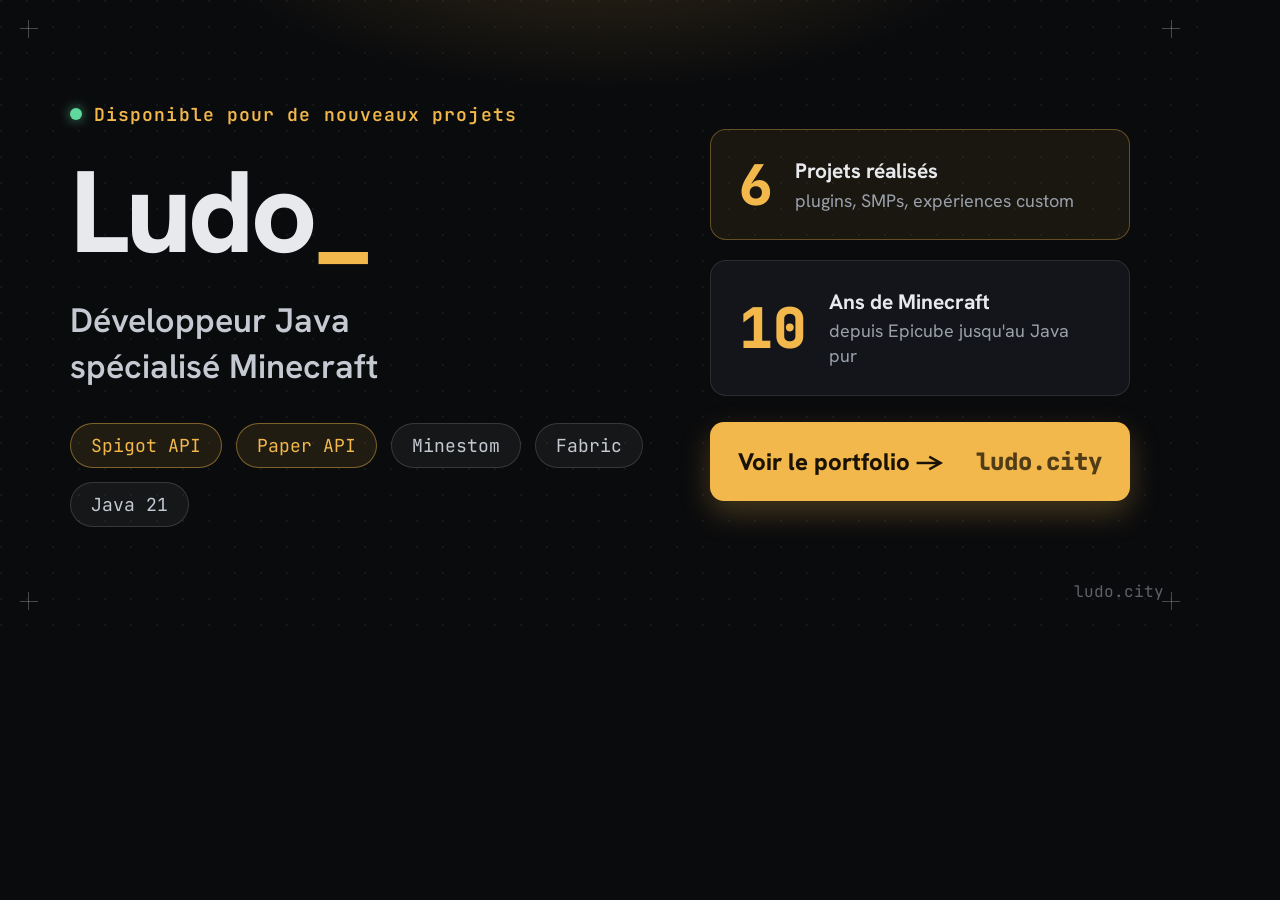
<file: og-preview.html>
<!DOCTYPE html>
<html lang="fr">
<head>
<meta charset="UTF-8">
<meta name="viewport" content="width=1200">
<title>OG Preview</title>
<link rel="preconnect" href="https://fonts.googleapis.com">
<link href="https://fonts.googleapis.com/css2?family=Hanken+Grotesk:wght@400;600;700;800&family=JetBrains+Mono:wght@400;600&display=swap" rel="stylesheet">
<style>
  * { box-sizing: border-box; margin: 0; padding: 0; }

  body {
    width: 1200px;
    height: 630px;
    overflow: hidden;
    background: #0a0b0d;
    font-family: 'Hanken Grotesk', sans-serif;
    color: #e7e9ec;
    position: relative;
  }

  /* grain dots */
  body::before {
    content: '';
    position: absolute;
    inset: 0;
    background-image: radial-gradient(circle at 1px 1px, rgba(255,255,255,0.05) 1px, transparent 0);
    background-size: 26px 26px;
    pointer-events: none;
    z-index: 0;
  }

  /* amber glow top */
  .glow {
    position: absolute;
    top: -120px; left: 50%; transform: translateX(-50%);
    width: 900px; height: 500px;
    background: radial-gradient(ellipse 70% 60% at 50% 0%, rgba(242,184,75,0.22), transparent 70%);
    pointer-events: none;
    z-index: 0;
  }

  /* corner marks */
  .corner { position: absolute; width: 18px; height: 18px; z-index: 2; }
  .corner::before, .corner::after { content: ''; position: absolute; background: rgba(255,255,255,0.25); }
  .corner::before { width: 18px; height: 1px; top: 8px; left: 0; }
  .corner::after  { width: 1px; height: 18px; left: 8px; top: 0; }
  .tl { top: 20px; left: 20px; }
  .tr { top: 20px; right: 20px; transform: scaleX(-1); }
  .bl { bottom: 20px; left: 20px; transform: scaleY(-1); }
  .br { bottom: 20px; right: 20px; transform: scale(-1); }

  /* layout */
  .card {
    position: relative;
    z-index: 1;
    width: 100%; height: 100%;
    display: flex;
    align-items: center;
    padding: 0 70px;
    gap: 60px;
  }

  /* left */
  .left {
    flex: 1.15;
    display: flex;
    flex-direction: column;
    gap: 28px;
  }

  .tag {
    font-family: 'JetBrains Mono', monospace;
    font-size: 18px;
    color: #f2b84b;
    font-weight: 600;
    letter-spacing: 0.06em;
    display: flex;
    align-items: center;
    gap: 12px;
  }
  .tag::before {
    content: '';
    display: inline-block;
    width: 12px; height: 12px;
    border-radius: 50%;
    background: #5fd99c;
    box-shadow: 0 0 12px rgba(95,217,156,0.7);
  }

  .name {
    font-size: 116px;
    font-weight: 800;
    line-height: 1;
    letter-spacing: -0.03em;
  }
  .name span { color: #f2b84b; }

  .role {
    font-size: 34px;
    color: #c5cad2;
    font-weight: 600;
    line-height: 1.35;
  }

  .pills {
    display: flex;
    gap: 14px;
    margin-top: 6px;
    flex-wrap: wrap;
  }
  .pill {
    font-family: 'JetBrains Mono', monospace;
    font-size: 18px;
    padding: 10px 20px;
    border-radius: 999px;
    border: 1px solid rgba(255,255,255,0.14);
    color: #c5cad2;
    background: rgba(255,255,255,0.05);
  }
  .pill.accent { border-color: rgba(242,184,75,0.45); color: #f2b84b; background: rgba(242,184,75,0.1); }

  /* right */
  .right {
    width: 420px;
    display: flex;
    flex-direction: column;
    gap: 20px;
  }

  .stat-card {
    background: #13151a;
    border: 1px solid rgba(255,255,255,0.10);
    border-radius: 16px;
    padding: 26px 28px;
    display: flex;
    align-items: center;
    gap: 22px;
  }
  .stat-card.highlight { border-color: rgba(242,184,75,0.35); background: rgba(242,184,75,0.07); }

  .stat-num {
    font-size: 56px;
    font-weight: 800;
    color: #f2b84b;
    line-height: 1;
    font-family: 'JetBrains Mono', monospace;
    flex-shrink: 0;
  }
  .stat-label {
    font-size: 18px;
    color: #9aa0aa;
    line-height: 1.4;
  }
  .stat-label strong { color: #e7e9ec; display: block; font-size: 21px; margin-bottom: 2px; }

  .cta-row {
    margin-top: 6px;
    background: #f2b84b;
    border-radius: 14px;
    padding: 24px 28px;
    display: flex;
    align-items: center;
    justify-content: space-between;
    box-shadow: 0 12px 30px rgba(242,184,75,0.25);
  }
  .cta-row span {
    font-weight: 800;
    font-size: 24px;
    color: #1a1305;
  }
  .cta-arrow {
    font-family: 'JetBrains Mono', monospace;
    font-size: 17px;
    font-weight: 700;
    color: #1a1305;
    opacity: 0.75;
  }

  /* domain badge */
  .domain {
    position: absolute;
    bottom: 28px;
    right: 36px;
    font-family: 'JetBrains Mono', monospace;
    font-size: 16px;
    color: #5d6168;
    z-index: 2;
  }
</style>
</head>
<body>
  <div class="glow"></div>
  <div class="corner tl"></div>
  <div class="corner tr"></div>
  <div class="corner bl"></div>
  <div class="corner br"></div>

  <div class="card">
    <div class="left">
      <div class="tag">Disponible pour de nouveaux projets</div>
      <h1 class="name">Ludo<span>_</span></h1>
      <p class="role">Développeur Java<br>spécialisé Minecraft</p>
      <div class="pills">
        <span class="pill accent">Spigot API</span>
        <span class="pill accent">Paper API</span>
        <span class="pill">Minestom</span>
        <span class="pill">Fabric</span>
        <span class="pill">Java 21</span>
      </div>
    </div>

    <div class="right">
      <div class="stat-card highlight">
        <div class="stat-num">6</div>
        <div class="stat-label">
          <strong>Projets réalisés</strong>
          plugins, SMPs, expériences custom
        </div>
      </div>
      <div class="stat-card">
        <div class="stat-num">10</div>
        <div class="stat-label">
          <strong>Ans de Minecraft</strong>
          depuis Epicube jusqu'au Java pur
        </div>
      </div>
      <div class="cta-row">
        <span>Voir le portfolio →</span>
        <span class="cta-arrow">ludo.city</span>
      </div>
    </div>
  </div>

  <div class="domain">ludo.city</div>
</body>
</html>
</file>
